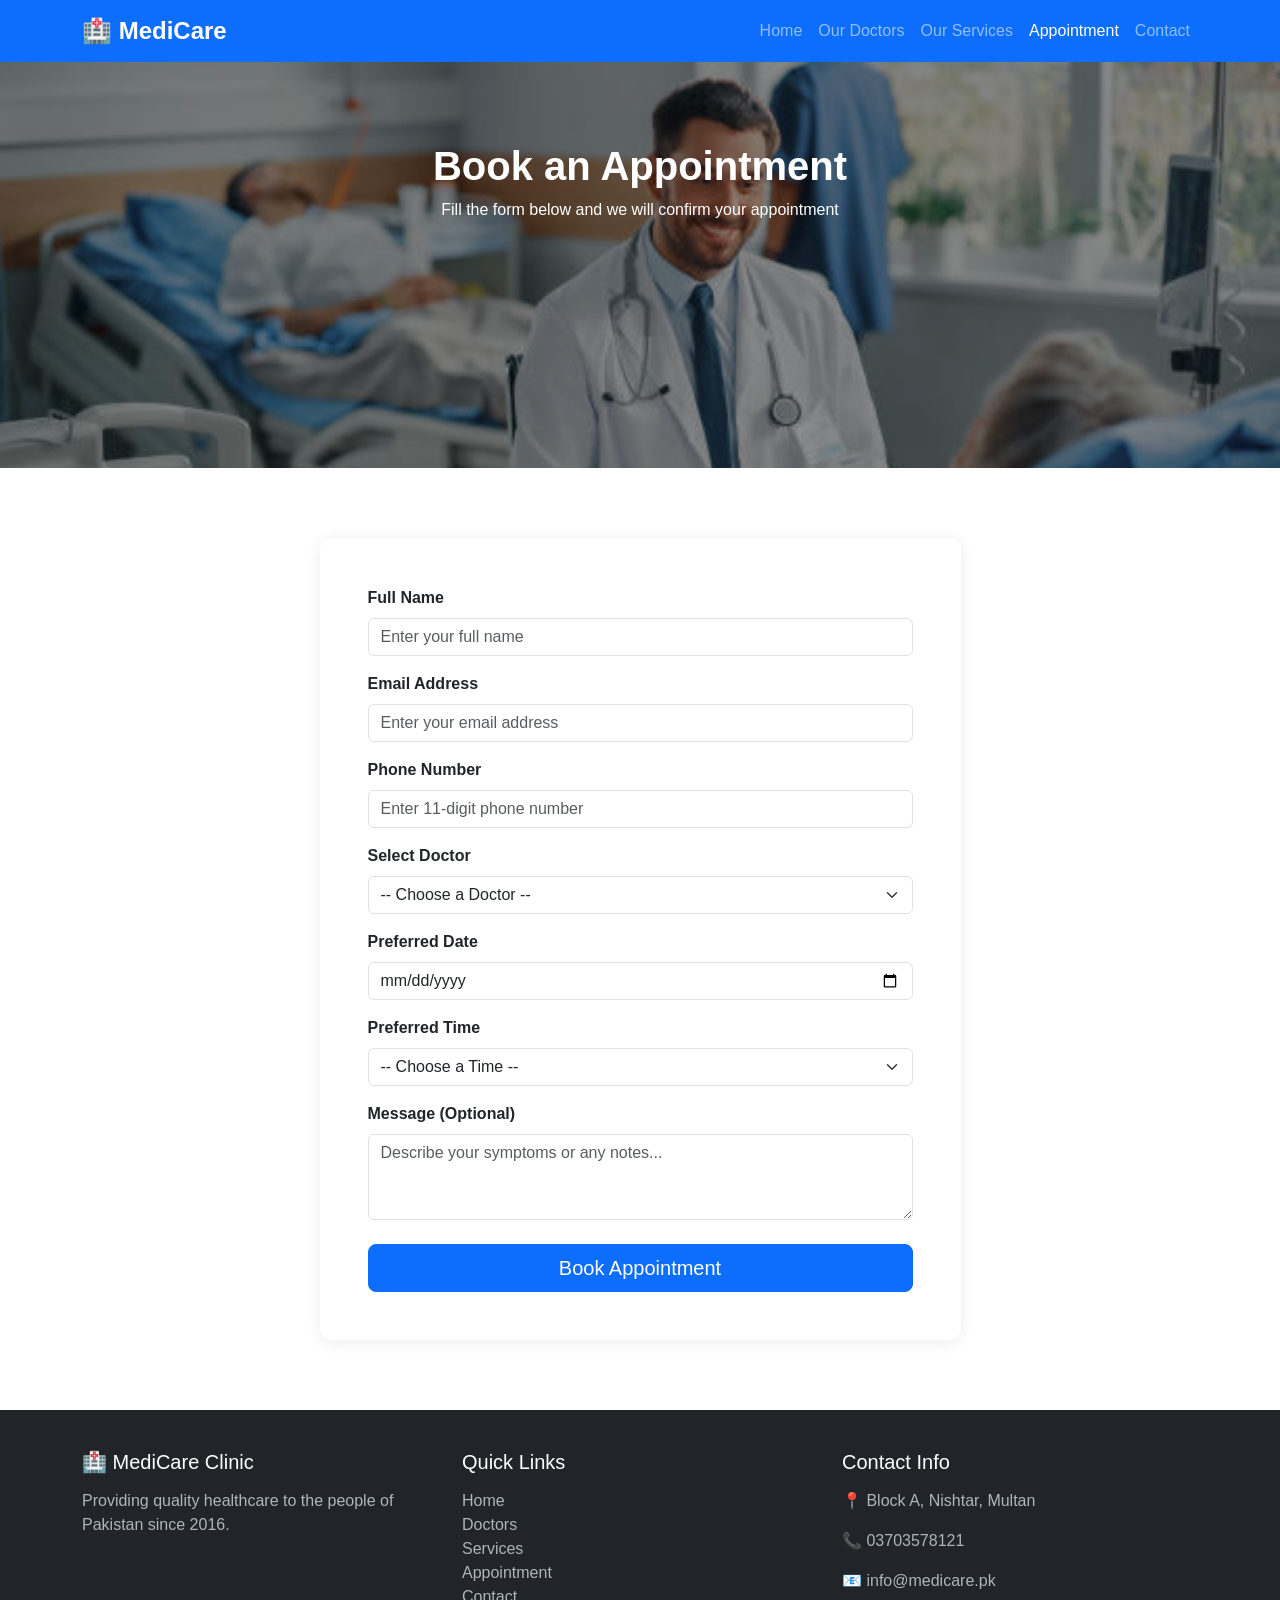
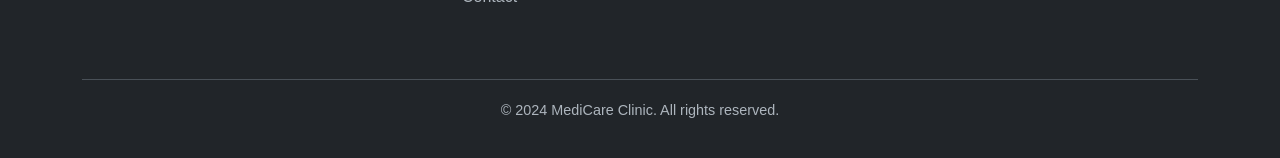
<file: appointment.html>
<!DOCTYPE html>
<html lang="en">
<head>
    <meta charset="UTF-8">
    <meta name="viewport" content="width=device-width, initial-scale=1.0">
    <title>Appointment - MediCare Clinic</title>
    <link href="https://cdn.jsdelivr.net/npm/bootstrap@5.3.0/dist/css/bootstrap.min.css" rel="stylesheet">
    <link rel="stylesheet" href="css/style.css">
</head>
<body>

    <!-- ========== NAVBAR ========== -->
    <nav class="navbar navbar-expand-lg navbar-dark bg-primary" id="mainNavbar">
        <div class="container">
            <a class="navbar-brand fw-bold fs-4" href="homepage.html">🏥 MediCare</a>
            <button class="navbar-toggler" type="button" data-bs-toggle="collapse" data-bs-target="#navMenu">
                <span class="navbar-toggler-icon"></span>
            </button>
            <div class="collapse navbar-collapse" id="navMenu">
                <ul class="navbar-nav ms-auto">
                    <li class="nav-item"><a class="nav-link" href="homepage.html">Home</a></li>
                    <li class="nav-item"><a class="nav-link" href="doctors.html">Our Doctors</a></li>
                    <li class="nav-item"><a class="nav-link" href="services.html">Our Services</a></li>
                    <li class="nav-item"><a class="nav-link active" href="appointment.html">Appointment</a></li>
                    <li class="nav-item"><a class="nav-link" href="contact.html">Contact</a></li>
                </ul>
            </div>
        </div>
    </nav>
    <!-- ========== END NAVBAR ========== -->


    <!-- ========== PAGE HEADER ========== -->
    <div class="page-header" style="background-image: linear-gradient(rgba(0,0,0,0.4), rgba(0,0,0,0.4)), url('images/doctor.jpg');">
        <h1 class="fw-bold">Book an Appointment</h1>
        <p>Fill the form below and we will confirm your appointment</p>
    </div>


    <!-- ========== APPOINTMENT FORM SECTION ========== -->
    <section class="section-padding">
        <div class="container">
            <div class="row justify-content-center">
                <div class="col-md-7">
                    <div class="card p-4 p-md-5">

                        <!-- onsubmit calls validateForm() in main.js -->
                        <!-- event is passed so we can stop page reload -->
                        <form id="appointmentForm" onsubmit="validateForm(event)">

                            <!-- FULL NAME -->
                            <div class="mb-3">
                                <label class="form-label fw-bold">Full Name</label>
                                <input type="text" class="form-control" id="fullName"
                                    placeholder="Enter your full name">
                                <!-- Error div - hidden by default, shown by JS if name empty -->
                                <div class="error-msg" id="nameError">⚠ Please enter your name.</div>
                            </div>

                            <!-- EMAIL -->
                            <div class="mb-3">
                                <label class="form-label fw-bold">Email Address</label>
                                <input type="text" class="form-control" id="email"
                                    placeholder="Enter your email address">
                                <!-- Shown if email has no @ or no dot -->
                                <div class="error-msg" id="emailError">⚠ Please enter a valid email address.</div>
                            </div>

                            <!-- PHONE -->
                            <div class="mb-3">
                                <label class="form-label fw-bold">Phone Number</label>
                                <input type="text" class="form-control" id="phone"
                                    placeholder="Enter 11-digit phone number">
                                <!-- Shown if phone is not exactly 11 digits -->
                                <div class="error-msg" id="phoneError">⚠ Please enter a valid 11-digit phone number.</div>
                            </div>

                            <!-- SELECT DOCTOR -->
                            <div class="mb-3">
                                <label class="form-label fw-bold">Select Doctor</label>
                                <select class="form-select" id="doctor">
                                    <option value="">-- Choose a Doctor --</option>
                                    <option value="dr_ahmed">Dr. Ahmed Khan - Cardiologist</option>
                                    <option value="dr_sara">Dr. Sara Ali - Dentist</option>
                                    <option value="dr_saad">Dr. Saad Malik - General Physician</option>
                                    <option value="dr_ali">Dr. Ali Raza - Cardiologist</option>
                                    <option value="dr_mohsin">Dr. Mohsin Hassan - Dentist</option>
                                    <option value="dr_alia">Dr. Alia Baig - General Physician</option>
                                </select>
                                <!-- Shown if no doctor selected -->
                                <div class="error-msg" id="doctorError">⚠ Please select a doctor.</div>
                            </div>

                            <!-- DATE -->
                            <div class="mb-3">
                                <label class="form-label fw-bold">Preferred Date</label>
                                <input type="date" class="form-control" id="apptDate">
                                <!-- Shown if no date selected -->
                                <div class="error-msg" id="dateError">⚠ Please select a date.</div>
                            </div>

                            <!-- TIME -->
                            <div class="mb-3">
                                <label class="form-label fw-bold">Preferred Time</label>
                                <select class="form-select" id="apptTime">
                                    <option value="">-- Choose a Time --</option>
                                    <option value="09:00">09:00 AM</option>
                                    <option value="10:00">10:00 AM</option>
                                    <option value="11:00">11:00 AM</option>
                                    <option value="12:00">12:00 PM</option>
                                    <option value="14:00">02:00 PM</option>
                                    <option value="15:00">03:00 PM</option>
                                    <option value="16:00">04:00 PM</option>
                                </select>
                                <!-- Shown if no time selected -->
                                <div class="error-msg" id="timeError">⚠ Please select a time.</div>
                            </div>

                            <!-- MESSAGE (optional) -->
                            <div class="mb-4">
                                <label class="form-label fw-bold">Message (Optional)</label>
                                <textarea class="form-control" id="message" rows="3"
                                    placeholder="Describe your symptoms or any notes..."></textarea>
                            </div>

                            <!-- SUBMIT BUTTON -->
                            <button type="submit" class="btn btn-primary btn-lg w-100">
                                Book Appointment
                            </button>

                        </form>

                        <!-- SUCCESS MESSAGE -->
                        <!-- Hidden by default - JavaScript shows this after successful submit -->
                        <!-- Also hides the form above when this appears -->
                        <div class="success-msg" id="successMsg">
                            ✅ Appointment Booked Successfully! We will contact you shortly.
                        </div>

                    </div><!-- end card -->
                </div>
            </div>
        </div>
    </section>
    


    
    <footer>
        <div class="container">
            <div class="row">
                <div class="col-md-4 mb-4">
                    <h5>🏥 MediCare Clinic</h5>
                    <p>Providing quality healthcare to the people of Pakistan since 2016.</p>
                </div>
                <div class="col-md-4 mb-4">
                    <h5>Quick Links</h5>
                    <ul class="list-unstyled">
                        <li><a href="homepage.html">Home</a></li>
                        <li><a href="doctors.html">Doctors</a></li>
                        <li><a href="services.html">Services</a></li>
                        <li><a href="appointment.html">Appointment</a></li>
                        <li><a href="contact.html">Contact</a></li>
                    </ul>
                </div>
                <div class="col-md-4 mb-4">
                    <h5>Contact Info</h5>
                    <p>📍 Block A, Nishtar, Multan</p>
                    <p>📞 03703578121</p>
                    <p>📧 info@medicare.pk</p>
                </div>
            </div>
            <div class="footer-bottom">
                <p>© 2024 MediCare Clinic. All rights reserved.</p>
            </div>
        </div>
    </footer>
    


    <script src="https://cdn.jsdelivr.net/npm/bootstrap@5.3.0/dist/js/bootstrap.bundle.min.js"></script>
    <script src="js/javascript.js"></script>

</body>
</html>
</file>
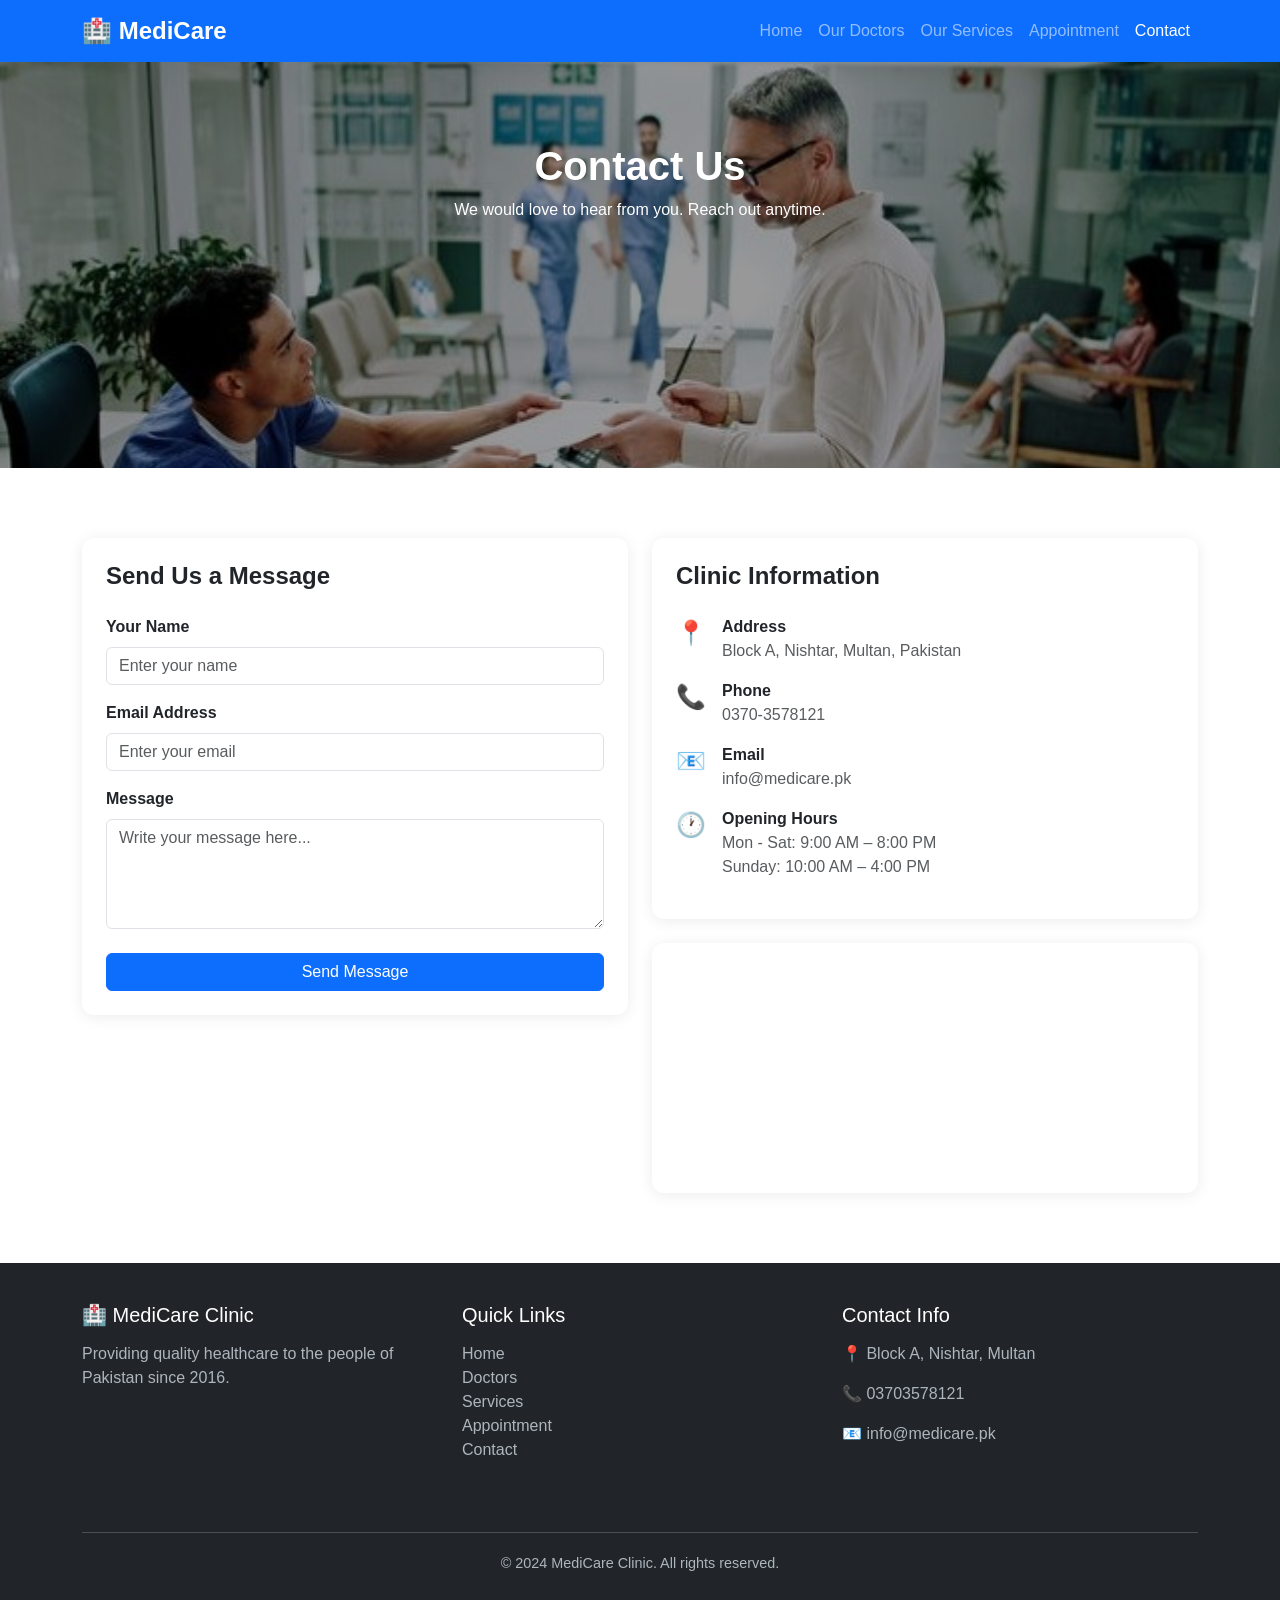
<file: contact.html>
<!DOCTYPE html>
<html lang="en">
<head>
    <meta charset="UTF-8">
    <meta name="viewport" content="width=device-width, initial-scale=1.0">
    <title>Contact - MediCare Clinic</title>
    <link href="https://cdn.jsdelivr.net/npm/bootstrap@5.3.0/dist/css/bootstrap.min.css" rel="stylesheet">
    <link rel="stylesheet" href="css/style.css">
</head>
<body>

    <!-- ========== NAVBAR ========== -->
    <nav class="navbar navbar-expand-lg navbar-dark bg-primary" id="mainNavbar">
        <div class="container">
            <a class="navbar-brand fw-bold fs-4" href="homepage.html">🏥 MediCare</a>
            <button class="navbar-toggler" type="button" data-bs-toggle="collapse" data-bs-target="#navMenu">
                <span class="navbar-toggler-icon"></span>
            </button>
            <div class="collapse navbar-collapse" id="navMenu">
                <ul class="navbar-nav ms-auto">
                    <li class="nav-item"><a class="nav-link" href="homepage.html">Home</a></li>
                    <li class="nav-item"><a class="nav-link" href="doctors.html">Our Doctors</a></li>
                    <li class="nav-item"><a class="nav-link" href="services.html">Our Services</a></li>
                    <li class="nav-item"><a class="nav-link" href="appointment.html">Appointment</a></li>
                    <li class="nav-item"><a class="nav-link active" href="contact.html">Contact</a></li>
                </ul>
            </div>
        </div>
    </nav>
    <!-- ========== END NAVBAR ========== -->


    <!-- ========== PAGE HEADER ========== -->
    <div class="page-header" style="background-image: linear-gradient(rgba(0,0,0,0.4), rgba(0,0,0,0.4)), url('images/frontdesk.jpg');">
        <h1 class="fw-bold">Contact Us</h1>
        <p>We would love to hear from you. Reach out anytime.</p>
    </div>


    <!-- ========== CONTACT SECTION ========== -->
    <section class="section-padding">
        <div class="container">
            <div class="row g-4">

                <!-- LEFT SIDE: Contact Form -->
                <div class="col-md-6">
                    <div class="card p-4">
                        <h4 class="fw-bold mb-4">Send Us a Message</h4>

                        <!-- onsubmit calls sendMessage() in main.js -->
                        <form id="contactForm" onsubmit="sendMessage(event)">

                            <!-- NAME -->
                            <div class="mb-3">
                                <label class="form-label fw-bold">Your Name</label>
                                <input type="text" class="form-control" id="contactName"
                                    placeholder="Enter your name">
                                <!-- Error shown if name is empty -->
                                <div class="error-msg" id="contactNameError">⚠ Please enter your name.</div>
                            </div>

                            <!-- EMAIL -->
                            <div class="mb-3">
                                <label class="form-label fw-bold">Email Address</label>
                                <input type="text" class="form-control" id="contactEmail"
                                    placeholder="Enter your email">
                                <!-- Error shown if email is invalid -->
                                <div class="error-msg" id="contactEmailError">⚠ Please enter a valid email.</div>
                            </div>

                            <!-- MESSAGE -->
                            <div class="mb-4">
                                <label class="form-label fw-bold">Message</label>
                                <textarea class="form-control" id="contactMessage" rows="4"
                                    placeholder="Write your message here..."></textarea>
                                <!-- Error shown if message is empty -->
                                <div class="error-msg" id="contactMessageError">⚠ Please write a message.</div>
                            </div>

                            <!-- SUBMIT BUTTON -->
                            <button type="submit" class="btn btn-primary w-100">Send Message</button>

                        </form>

                        <!-- Success message - hidden by default -->
                        <!-- JavaScript shows this after successful submit -->
                        <div class="success-msg" id="contactSuccessMsg">
                            ✅ Message sent successfully! We will reply soon.
                        </div>

                    </div>
                </div>
                <!-- END LEFT SIDE -->


                <!-- RIGHT SIDE: Clinic Info + Map -->
                <div class="col-md-6">

                    <!-- Clinic Details Card -->
                    <div class="card p-4 mb-4">
                        <h4 class="fw-bold mb-4">Clinic Information</h4>

                        <!-- d-flex puts icon and text side by side -->
                        <div class="d-flex mb-3">
                            <div class="fs-4 me-3">📍</div>
                            <div>
                                <strong>Address</strong>
                                <p class="text-muted mb-0">Block A, Nishtar, Multan, Pakistan</p>
                            </div>
                        </div>

                        <div class="d-flex mb-3">
                            <div class="fs-4 me-3">📞</div>
                            <div>
                                <strong>Phone</strong>
                                <p class="text-muted mb-0">0370-3578121</p>
                            </div>
                        </div>

                        <div class="d-flex mb-3">
                            <div class="fs-4 me-3">📧</div>
                            <div>
                                <strong>Email</strong>
                                <p class="text-muted mb-0">info@medicare.pk</p>
                            </div>
                        </div>

                        <div class="d-flex mb-3">
                            <div class="fs-4 me-3">🕐</div>
                            <div>
                                <strong>Opening Hours</strong>
                                <p class="text-muted mb-0">Mon - Sat: 9:00 AM – 8:00 PM</p>
                                <p class="text-muted mb-0">Sunday: 10:00 AM – 4:00 PM</p>
                            </div>
                        </div>

                    </div>

                    <!-- Google Maps Embed -->
                    <!-- This is an iframe - it shows a live Google Map -->
                    <!-- No JavaScript needed - Google provides this code -->
                    <div class="card overflow-hidden">
                        <iframe
                            src="https://www.google.com/maps/embed?pb=!1m18!1m12!1m3!1d108486.546377!2d71.4015!3d30.1575!2m3!1f0!2f0!3f0!3m2!1i1024!2i768!4f13.1!3m3!1m2!1s0x393b34775cd85fbd%3A0xc7f0c6e4d1f4f4d7!2sMultan%2C%20Punjab%2C%20Pakistan!5e0!3m2!1sen!2s!4v1699100000000!5m2!1sen!2s"
                            width="100%"
                            height="250"
                            style="border:0;"
                            allowfullscreen=""
                            loading="lazy">
                        </iframe>
                    </div>

                </div>
                <!-- END RIGHT SIDE -->

            </div><!-- end row -->
        </div>
    </section>
    <!-- ========== END CONTACT SECTION ========== -->


    <!-- ========== FOOTER ========== -->
    <footer>
        <div class="container">
            <div class="row">
                <div class="col-md-4 mb-4">
                    <h5>🏥 MediCare Clinic</h5>
                    <p>Providing quality healthcare to the people of Pakistan since 2016.</p>
                </div>
                <div class="col-md-4 mb-4">
                    <h5>Quick Links</h5>
                    <ul class="list-unstyled">
                        <li><a href="homepage.html">Home</a></li>
                        <li><a href="doctors.html">Doctors</a></li>
                        <li><a href="services.html">Services</a></li>
                        <li><a href="appointment.html">Appointment</a></li>
                        <li><a href="contact.html">Contact</a></li>
                    </ul>
                </div>
                <div class="col-md-4 mb-4">
                    <h5>Contact Info</h5>
                    <p>📍 Block A, Nishtar, Multan</p>
                    <p>📞 03703578121</p>
                    <p>📧 info@medicare.pk</p>
                </div>
            </div>
            <div class="footer-bottom">
                <p>© 2024 MediCare Clinic. All rights reserved.</p>
            </div>
        </div>
    </footer>
    <!-- ========== END FOOTER ========== -->


    <script src="https://cdn.jsdelivr.net/npm/bootstrap@5.3.0/dist/js/bootstrap.bundle.min.js"></script>
    <script src="js/javascript.js"></script>

</body>
</html>
</file>
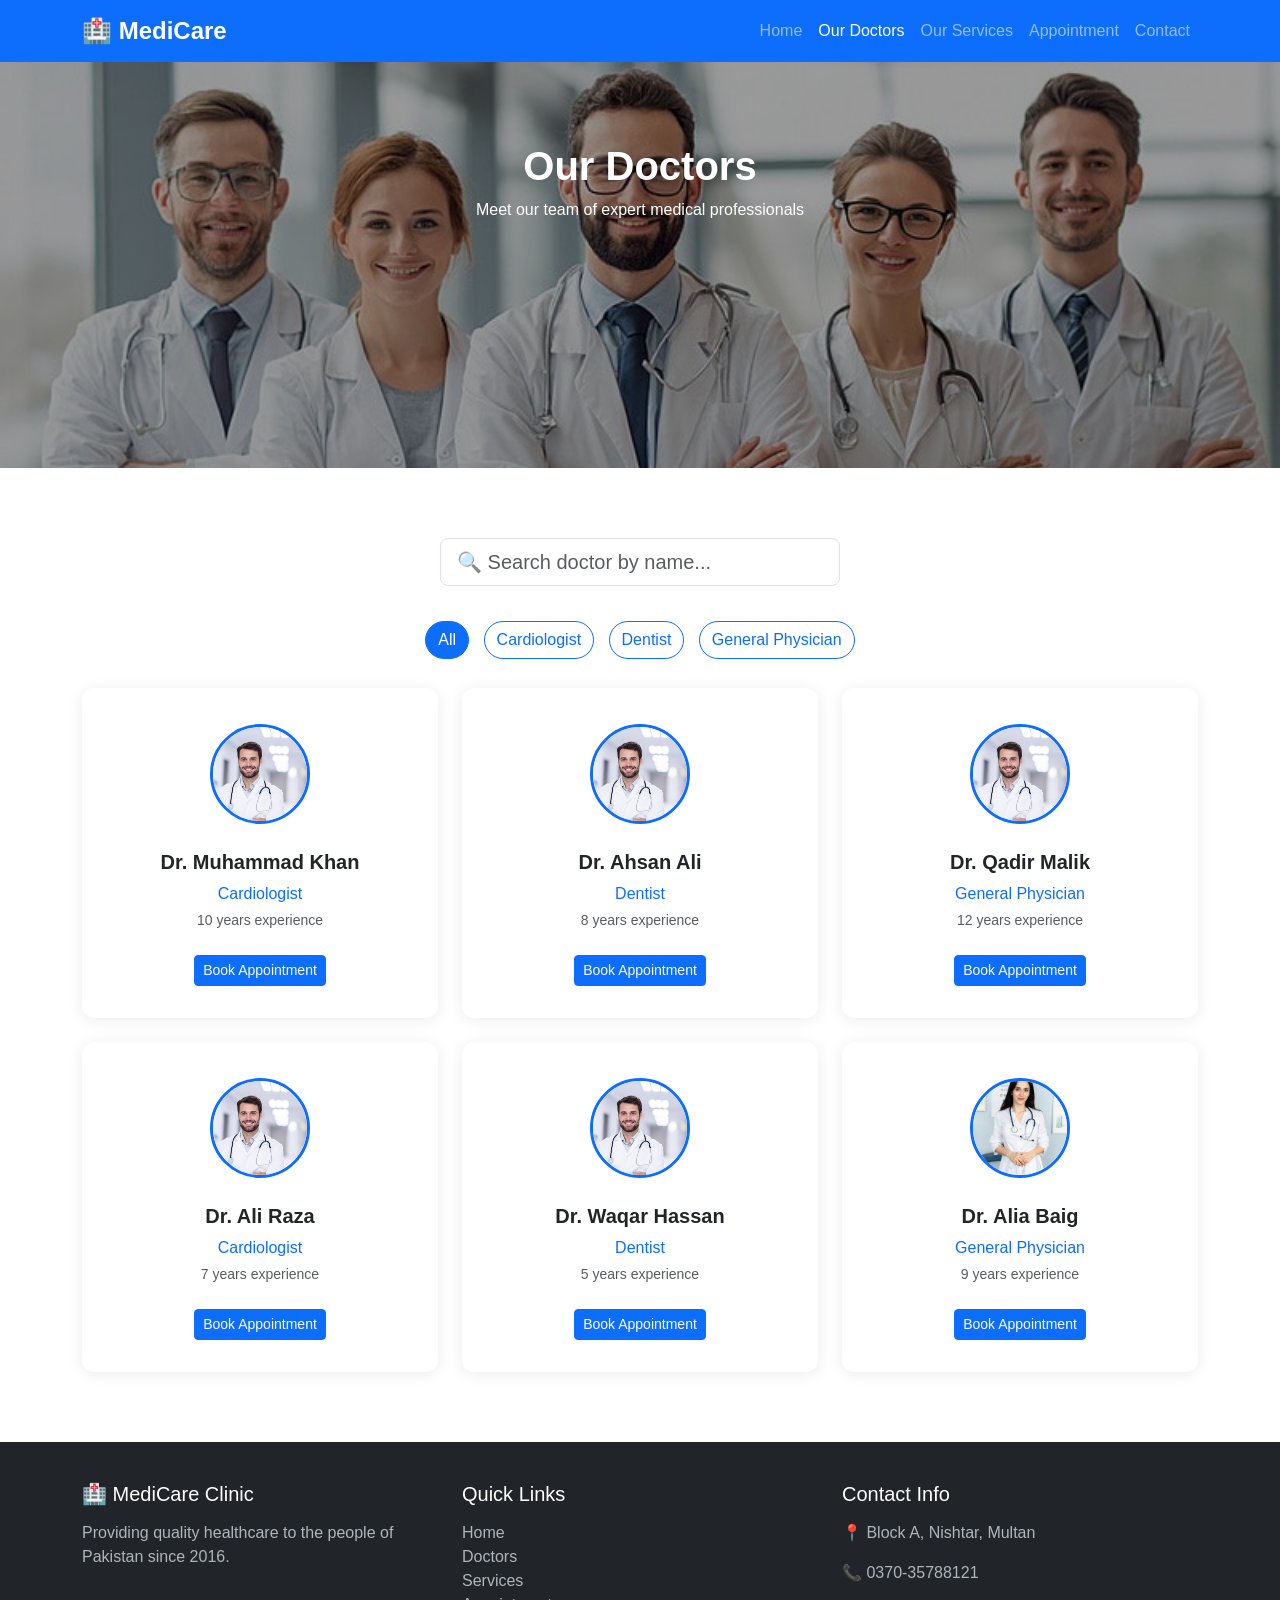
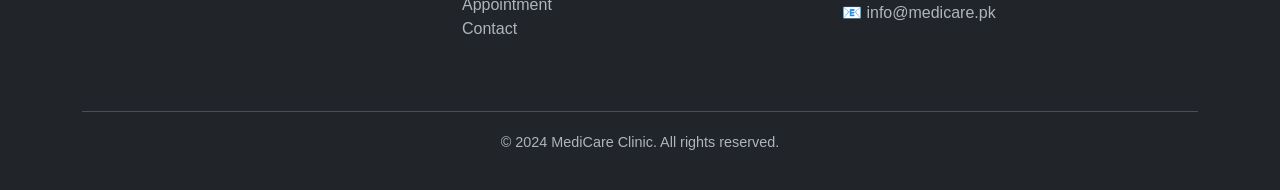
<file: doctors.html>
<!DOCTYPE html>
<html lang="en">
<head>
    <meta charset="UTF-8">
    <meta name="viewport" content="width=device-width, initial-scale=1.0">
    <title>Doctors - MediCare Clinic</title>
    <link href="https://cdn.jsdelivr.net/npm/bootstrap@5.3.0/dist/css/bootstrap.min.css" rel="stylesheet">
    <link rel="stylesheet" href="css/style.css">
</head>
<body>

    <!-- ========== NAVBAR ========== -->
    <nav class="navbar navbar-expand-lg navbar-dark bg-primary" id="mainNavbar">
        <div class="container">
            <a class="navbar-brand fw-bold fs-4" href="homepage.html">🏥 MediCare</a>
            <button class="navbar-toggler" type="button" data-bs-toggle="collapse" data-bs-target="#navMenu">
                <span class="navbar-toggler-icon"></span>
            </button>
            <div class="collapse navbar-collapse" id="navMenu">
                <ul class="navbar-nav ms-auto">
                    <li class="nav-item"><a class="nav-link" href="homepage.html">Home</a></li>
                    <li class="nav-item"><a class="nav-link active" href="doctors.html">Our Doctors</a></li>
                    <li class="nav-item"><a class="nav-link" href="services.html">Our Services</a></li>
                    <li class="nav-item"><a class="nav-link" href="appointment.html">Appointment</a></li>
                    <li class="nav-item"><a class="nav-link" href="contact.html">Contact</a></li>
                </ul>
            </div>
        </div>
    </nav>
   


    <!-- ========== PAGE HEADER ========== -->
    <div class="page-header" style="background-image: linear-gradient(rgba(0,0,0,0.4), rgba(0,0,0,0.4)), url('images/doctors.jpg');">
        <h1 class="fw-bold">Our Doctors</h1>
        <p>Meet our team of expert medical professionals</p>
    </div>
     

    <!-- ========== DOCTORS SECTION ========== -->
    <section class="section-padding">
        <div class="container">

            <!-- SEARCH BAR -->
            <!-- User types here, JavaScript filters cards in real time -->
            <div class="search-box">
                <input type="text" id="searchInput" class="form-control form-control-lg"
                    placeholder="🔍 Search doctor by name...">
            </div>

            <!-- FILTER BUTTONS -->
            <!-- data-filter value is read by JavaScript to decide which cards to show -->
            <div class="text-center mb-4">
                <button class="btn btn-outline-primary filter-btn active" data-filter="all">All</button>
                <button class="btn btn-outline-primary filter-btn" data-filter="cardiologist">Cardiologist</button>
                <button class="btn btn-outline-primary filter-btn" data-filter="dentist">Dentist</button>
                <button class="btn btn-outline-primary filter-btn" data-filter="general">General Physician</button>
            </div>

            <!-- DOCTOR CARDS -->
            <!-- id="doctorsContainer" is used by JavaScript to find all cards inside -->
            <!-- data-specialty is used for filter buttons -->
            <!-- data-name is used for the search bar -->
            <div class="row g-4" id="doctorsContainer">

                <!-- Doctor 1 -->
                <div class="col-md-4" data-specialty="cardiologist" data-name="dr Muhammad khan">
                    <div class="card text-center doctor-card p-3">
                       <img src="images/male.jpg" class="doctor-img" alt="">
                        <div class="card-body">
                            <h5 class="fw-bold">Dr. Muhammad Khan</h5>
                            <p class="text-primary mb-1">Cardiologist</p>
                            <p class="text-muted small">10 years experience</p>
                                <a href="appointment.html" class="btn btn-sm btn-primary mt-2">Book Appointment</a>
                        </div>
                    </div>
                </div>

                <!-- Doctor 2 -->
                <div class="col-md-4" data-specialty="dentist" data-name="dr Ahsan ali">
                    <div class="card text-center doctor-card p-3">
                       <img src="images/male.jpg" class="doctor-img" alt="Image">
                        <div class="card-body">
                            <h5 class="fw-bold">Dr. Ahsan Ali</h5>
                            <p class="text-primary mb-1">Dentist</p>
                            <p class="text-muted small">8 years experience</p>
                            <a href="appointment.html" class="btn btn-sm btn-primary mt-2">Book Appointment</a>
                        </div>
                    </div>
                </div>

                <!-- Doctor 3 -->
                <div class="col-md-4" data-specialty="general" data-name="dr Qadir malik">
                    <div class="card text-center doctor-card p-3">
                        <img src="images/male.jpg" class="doctor-img" alt="">
                        <div class="card-body">
                            <h5 class="fw-bold">Dr. Qadir Malik</h5>
                            <p class="text-primary mb-1">General Physician</p>
                            <p class="text-muted small">12 years experience</p>
                            <a href="appointment.html" class="btn btn-sm btn-primary mt-2">Book Appointment</a>
                        </div>
                    </div>
                </div>

                <!-- Doctor 4 -->
                <div class="col-md-4" data-specialty="cardiologist" data-name="dr Ali raza">
                    <div class="card text-center doctor-card p-3">
                        <img src="images/male.jpg" class="doctor-img" alt="">
                        <div class="card-body">
                            <h5 class="fw-bold">Dr. Ali Raza</h5>
                            <p class="text-primary mb-1">Cardiologist</p>
                            <p class="text-muted small">7 years experience</p>
                            <a href="appointment.html" class="btn btn-sm btn-primary mt-2">Book Appointment</a>
                        </div>
                    </div>
                </div>

                <!-- Doctor 5 -->
                <div class="col-md-4" data-specialty="dentist" data-name="dr Waqar hassan">
                    <div class="card text-center doctor-card p-3">
                        <img src="images/male.jpg" class="doctor-img" alt="">
                        <div class="card-body">
                            <h5 class="fw-bold">Dr. Waqar Hassan</h5>
                            <p class="text-primary mb-1">Dentist</p>
                            <p class="text-muted small">5 years experience</p>
                            <a href="appointment.html" class="btn btn-sm btn-primary mt-2">Book Appointment</a>
                        </div>
                    </div>
                </div>

                <!-- Doctor 6 -->
                <div class="col-md-4" data-specialty="general" data-name="dr Alia baig">
                    <div class="card text-center doctor-card p-3">
                       <img src="images/female.jpg" class="doctor-img" alt="">
                        <div class="card-body">
                            <h5 class="fw-bold">Dr. Alia Baig</h5>
                            <p class="text-primary mb-1">General Physician</p>
                            <p class="text-muted small">9 years experience</p>
                            <a href="appointment.html" class="btn btn-sm btn-primary mt-2">Book Appointment</a>
                        </div>
                    </div>
                </div>

            </div><!-- end row -->

        </div>
    </section>
    <!-- ========== END DOCTORS SECTION ========== -->


    <!-- ========== FOOTER ========== -->
    <footer>
        <div class="container">
            <div class="row">
                <div class="col-md-4 mb-4">
                    <h5>🏥 MediCare Clinic</h5>
                    <p>Providing quality healthcare to the people of Pakistan since 2016.</p>
                </div>
                <div class="col-md-4 mb-4">
                    <h5>Quick Links</h5>
                    <ul class="list-unstyled">
                        <li><a href="homepage.html">Home</a></li>
                        <li><a href="doctors.html">Doctors</a></li>
                        <li><a href="services.html">Services</a></li>
                        <li><a href="appointment.html">Appointment</a></li>
                        <li><a href="contact.html">Contact</a></li>
                    </ul>
                </div>
                <div class="col-md-4 mb-4">
                    <h5>Contact Info</h5>
                    <p>📍 Block A, Nishtar, Multan</p>
                    <p>📞 0370-35788121</p>
                    <p>📧 info@medicare.pk</p>
                </div>
            </div>
            <div class="footer-bottom">
                <p>© 2024 MediCare Clinic. All rights reserved.</p>
            </div>
        </div>
    </footer>
    <!-- ========== END FOOTER ========== -->


    <script src="https://cdn.jsdelivr.net/npm/bootstrap@5.3.0/dist/js/bootstrap.bundle.min.js"></script>
    <script src="js/javascript.js"></script>

</body>
</html>
</file>
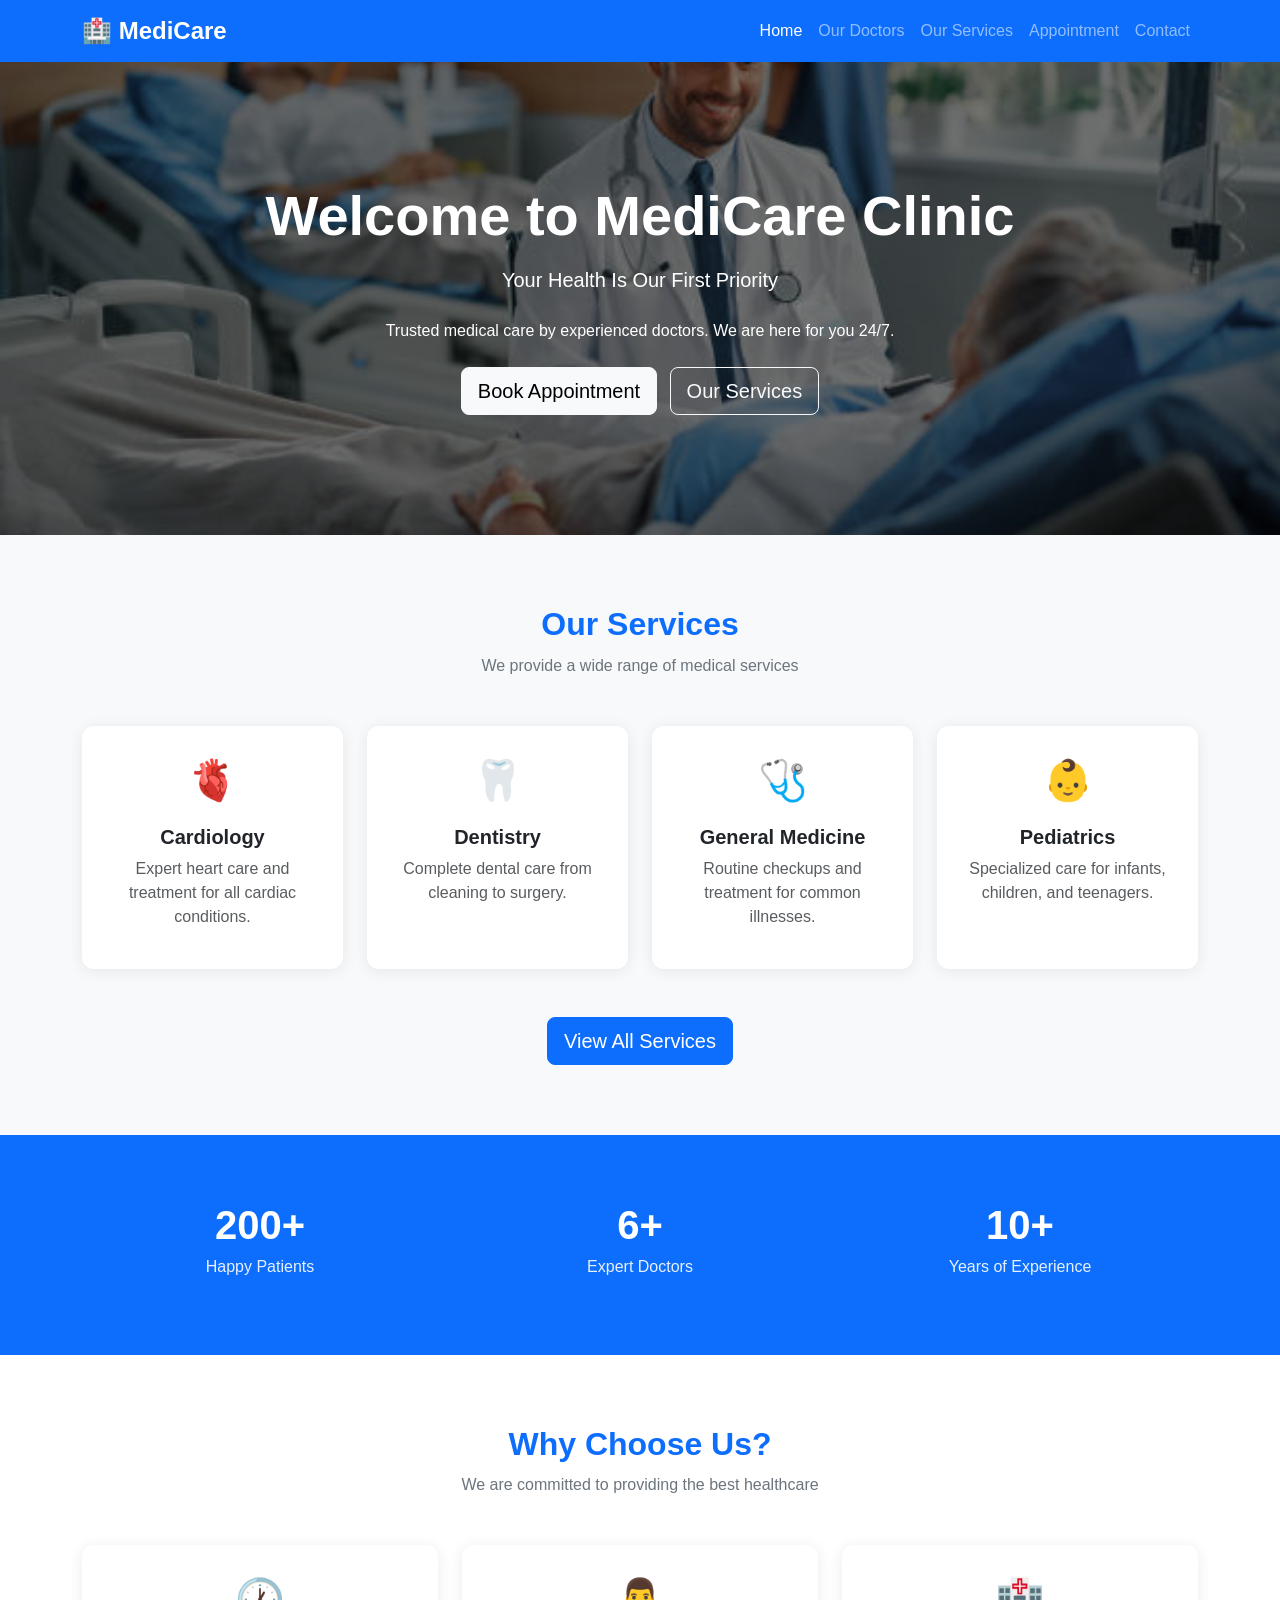
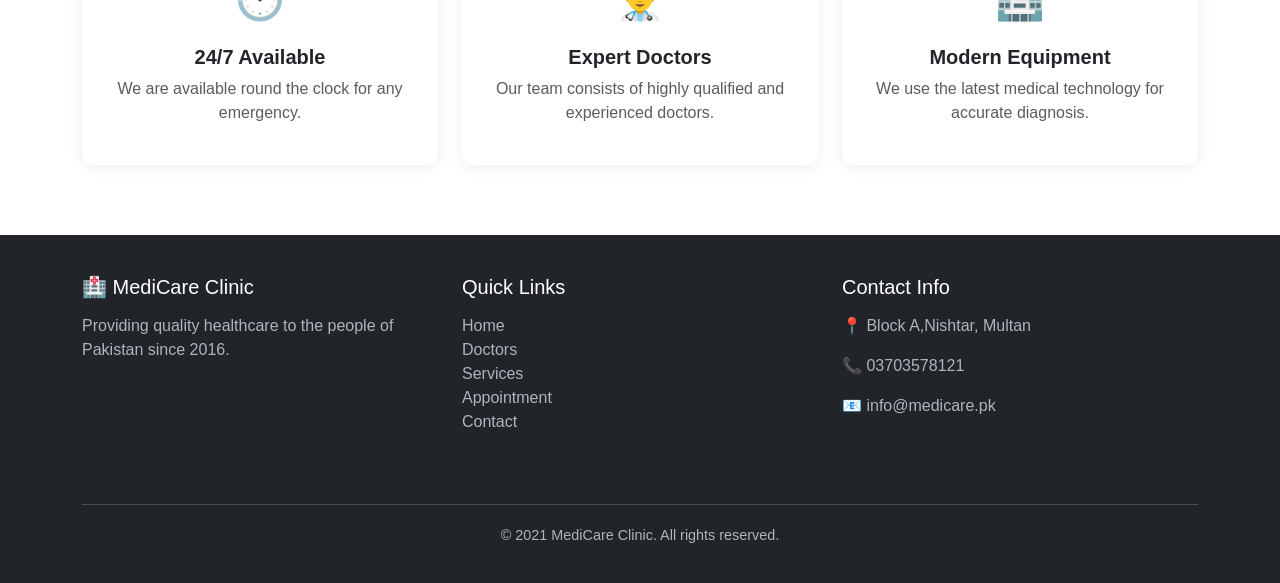
<file: homepage.html>
<!DOCTYPE html>
<html lang="en">
<head>
    <meta charset="UTF-8">
    <meta name="viewport" content="width=device-width, initial-scale=1.0">
    <title>MediCare Clinic - Home</title>

    <!-- Bootstrap CSS - gives us ready-made styles -->
    <link href="https://cdn.jsdelivr.net/npm/bootstrap@5.3.0/dist/css/bootstrap.min.css" rel="stylesheet">

    <!-- Our own CSS file -->
    <link rel="stylesheet" href="css/style.css">
</head>
<body>

<!-- NAVBAR -->
    <nav class="navbar navbar-expand-lg navbar-dark bg-primary" id="mainNavbar">
        <div class="container">

            <!-- Clinic name on the left -->
            <a class="navbar-brand fw-bold fs-4" href="homepage.html">🏥 MediCare</a>

            <!-- Hamburger button - only appears on mobile -->
            <button class="navbar-toggler" type="button" data-bs-toggle="collapse" data-bs-target="#navMenu">
                <span class="navbar-toggler-icon"></span>
            </button>

            <!-- Navigation links -->
            <div class="collapse navbar-collapse" id="navMenu">
                <ul class="navbar-nav ms-auto">
                    <li class="nav-item"><a class="nav-link active" href="homepage.html">Home</a></li>
                    <li class="nav-item"><a class="nav-link" href="doctors.html">Our Doctors</a></li>
                    <li class="nav-item"><a class="nav-link" href="services.html">Our Services</a></li>
                    <li class="nav-item"><a class="nav-link" href="appointment.html">Appointment</a></li>
                    <li class="nav-item"><a class="nav-link" href="contact.html">Contact</a></li>
                </ul>
            </div>

        </div>
    </nav>


<!-- Hero Section -->
    <section class="hero-section text-center" style="background: linear-gradient(rgba(0,0,0,0.5), rgba(0,0,0,0.5)), url('images/doctor.jpg') center/cover no-repeat;">
        <div class="container">
            <h1 class="display-4 fw-bold mb-3">Welcome to MediCare Clinic</h1>
            <p class="lead mb-4">Your Health Is Our First Priority</p>
            <p class="mb-4">Trusted medical care by experienced doctors. We are here for you 24/7.</p>
            <a href="appointment.html" class="btn btn-light btn-lg me-2">Book Appointment</a>
            <a href="services.html" class="btn btn-outline-light btn-lg">Our Services</a>
        </div>
    </section>

<!-- Services Overview -->
    <section class="section-padding bg-light">
        <div class="container">

            <div class="text-center mb-5">
                <h2 class="section-title">Our Services</h2>
                <p class="section-subtitle">We provide a wide range of medical services</p>
            </div>

            <!-- row + col-md-3 = 4 cards side by side on desktop, stacked on mobile -->
            <div class="row g-4">

                <div class="col-md-3 col-sm-6">
                    <div class="card text-center p-4 h-100">
                        <div class="service-icon">🫀</div>
                        <h5 class="fw-bold">Cardiology</h5>
                        <p class="text-muted">Expert heart care and treatment for all cardiac conditions.</p>
                    </div>
                </div>

                <div class="col-md-3 col-sm-6">
                    <div class="card text-center p-4 h-100">
                        <div class="service-icon">🦷</div>
                        <h5 class="fw-bold">Dentistry</h5>
                        <p class="text-muted">Complete dental care from cleaning to surgery.</p>
                    </div>
                </div>

                <div class="col-md-3 col-sm-6">
                    <div class="card text-center p-4 h-100">
                        <div class="service-icon">🩺</div>
                        <h5 class="fw-bold">General Medicine</h5>
                        <p class="text-muted">Routine checkups and treatment for common illnesses.</p>
                    </div>
                </div>

                <div class="col-md-3 col-sm-6">
                    <div class="card text-center p-4 h-100">
                        <div class="service-icon">👶</div>
                        <h5 class="fw-bold">Pediatrics</h5>
                        <p class="text-muted">Specialized care for infants, children, and teenagers.</p>
                    </div>
                </div>

            </div>

            <div class="text-center mt-5">
                <a href="services.html" class="btn btn-primary btn-lg">View All Services</a>
            </div>

        </div>
    </section>


<!-- Stats Section -->
    <section class="stats-section text-center">
        <div class="container">
            <div class="row">

                <div class="col-md-4 mb-3">
                    <div class="stat-number" id="patients">200+</div>
                    <div class="stat-label">Happy Patients</div>
                </div>

                <div class="col-md-4 mb-3">
                    <div class="stat-number" id="doctors">6+</div>
                    <div class="stat-label">Expert Doctors</div>
                </div>

                <div class="col-md-4 mb-3">
                    <div class="stat-number" id="years">10+</div>
                    <div class="stat-label">Years of Experience</div>
                </div>

            </div>
        </div>
    </section>

<!-- why chsoose us Section -->

    <section class="section-padding">
        <div class="container">

            <div class="text-center mb-5">
                <h2 class="section-title">Why Choose Us?</h2>
                <p class="section-subtitle">We are committed to providing the best healthcare</p>
            </div>

            <div class="row g-4">

                <div class="col-md-4">
                    <div class="card p-4 text-center h-100">
                        <div class="fs-1 mb-3">🕐</div>
                        <h5 class="fw-bold">24/7 Available</h5>
                        <p class="text-muted">We are available round the clock for any emergency.</p>
                    </div>
                </div>

                <div class="col-md-4">
                    <div class="card p-4 text-center h-100">
                        <div class="fs-1 mb-3">👨‍⚕️</div>
                        <h5 class="fw-bold">Expert Doctors</h5>
                        <p class="text-muted">Our team consists of highly qualified and experienced doctors.</p>
                    </div>
                </div>

                <div class="col-md-4">
                    <div class="card p-4 text-center h-100">
                        <div class="fs-1 mb-3">🏥</div>
                        <h5 class="fw-bold">Modern Equipment</h5>
                        <p class="text-muted">We use the latest medical technology for accurate diagnosis.</p>
                    </div>
                </div>

            </div>
        </div>
    </section>


<!-- Footer -->
    <footer>
        <div class="container">
            <div class="row">

                <div class="col-md-4 mb-4">
                    <h5>🏥 MediCare Clinic</h5>
                    <p>Providing quality healthcare to the people of Pakistan since 2016.</p>
                </div>

                <div class="col-md-4 mb-4">
                    <h5>Quick Links</h5>
                    <ul class="list-unstyled">
                        <li><a href="homepage.html">Home</a></li>
                        <li><a href="doctors.html">Doctors</a></li>
                        <li><a href="services.html">Services</a></li>
                        <li><a href="appointment.html">Appointment</a></li>
                        <li><a href="contact.html">Contact</a></li>
                    </ul>
                </div>

                <div class="col-md-4 mb-4">
                    <h5>Contact Info</h5>
                    <p>📍 Block A,Nishtar, Multan</p>
                    <p>📞 03703578121</p>
                    <p>📧 info@medicare.pk</p>
                </div>

            </div>
            <div class="footer-bottom">
                <p>© 2021 MediCare Clinic. All rights reserved.</p>
            </div>
        </div>
    </footer>


    <!-- Bootstrap js-->
    <script src="https://cdn.jsdelivr.net/npm/bootstrap@5.3.0/dist/js/bootstrap.bundle.min.js"></script>

    <!--  js file -->
    <script src="js/javascript.js"></script>

</body>
</html>
</file>
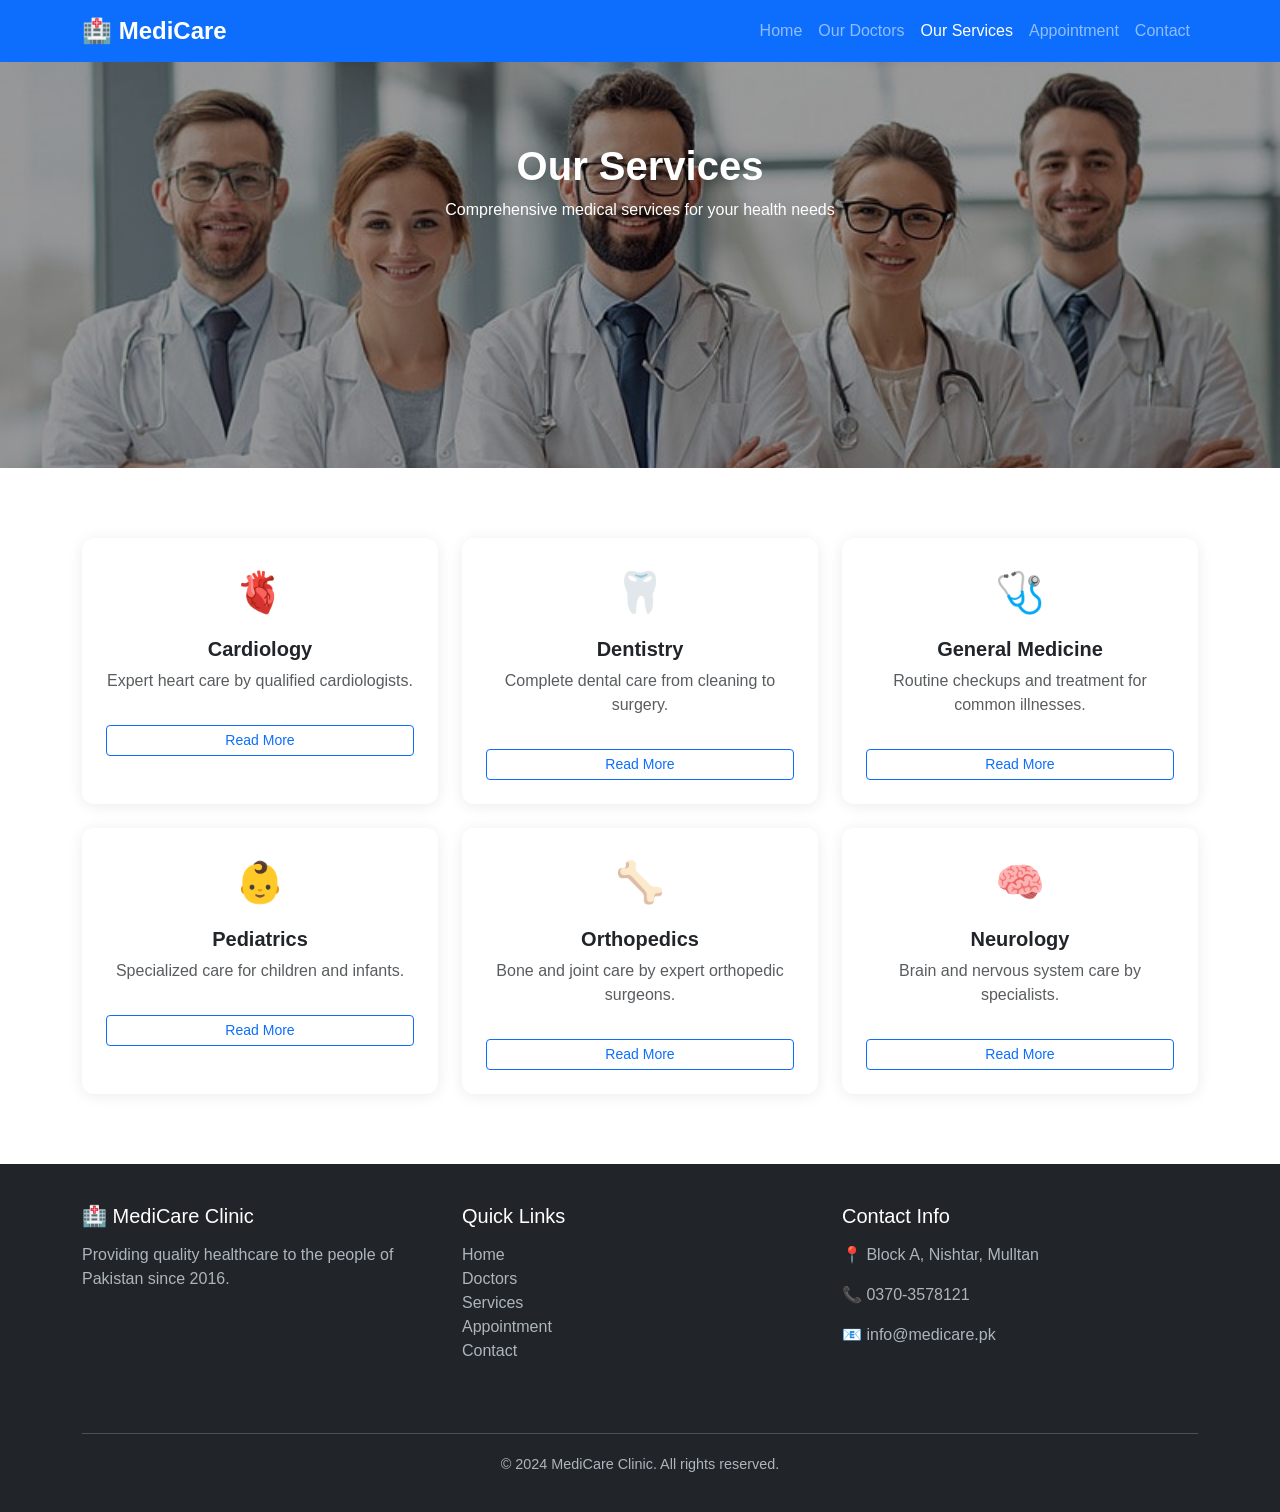
<file: services.html>
<!DOCTYPE html>
<html lang="en">
<head>
    <meta charset="UTF-8">
    <meta name="viewport" content="width=device-width, initial-scale=1.0">
    <title>Services - MediCare Clinic</title>
    <link href="https://cdn.jsdelivr.net/npm/bootstrap@5.3.0/dist/css/bootstrap.min.css" rel="stylesheet">
    <link rel="stylesheet" href="css/style.css">
</head>
<body>

    <!-- ========== NAVBAR ========== -->
    <nav class="navbar navbar-expand-lg navbar-dark bg-primary" id="mainNavbar">
        <div class="container">
            <a class="navbar-brand fw-bold fs-4" href="homepage.html">🏥 MediCare</a>
            <button class="navbar-toggler" type="button" data-bs-toggle="collapse" data-bs-target="#navMenu">
                <span class="navbar-toggler-icon"></span>
            </button>
            <div class="collapse navbar-collapse" id="navMenu">
                <ul class="navbar-nav ms-auto">
                    <li class="nav-item"><a class="nav-link" href="homepage.html">Home</a></li>
                    <li class="nav-item"><a class="nav-link" href="doctors.html">Our Doctors</a></li>
                    <li class="nav-item"><a class="nav-link active" href="services.html">Our Services</a></li>
                    <li class="nav-item"><a class="nav-link" href="appointment.html">Appointment</a></li>
                    <li class="nav-item"><a class="nav-link" href="contact.html">Contact</a></li>
                </ul>
            </div>
        </div>
    </nav>
    <!-- ========== END NAVBAR ========== -->


    <!-- ========== PAGE HEADER ========== -->
    <div class="page-header" style="background-image: linear-gradient(rgba(0,0,0,0.4), rgba(0,0,0,0.4)), url('images/doctors.jpg');">
        <h1 class="fw-bold">Our Services</h1>
        <p>Comprehensive medical services for your health needs</p>
    </div>


    <!-- ========== SERVICES SECTION ========== -->
    <section class="section-padding">
        <div class="container">

            <div class="row g-4">

                <!-- Service Card 1 -->
                <div class="col-md-4">
                    <div class="card p-4 text-center h-100">
                        <div class="service-icon">🫀</div>
                        <h5 class="fw-bold">Cardiology</h5>
                        <p class="text-muted">Expert heart care by qualified cardiologists.</p>

                        <!-- Hidden extra text - shown when Read More is clicked -->
                        <!-- id="extra1" is passed to toggleReadMore() in JavaScript -->
                        <div class="extra-info" id="extra1">
                            We offer ECG, stress tests, echocardiography, and full cardiac
                            checkups. Our cardiologists treat all heart conditions with
                            modern equipment.
                        </div>

                        <!-- onclick calls toggleReadMore() function in main.js -->
                        <!-- 'extra1' tells the function which div to show/hide -->
                        <!-- 'this' passes the button itself so we can change its text -->
                        <button class="btn btn-outline-primary btn-sm mt-3"
                            onclick="toggleReadMore('extra1', this)">Read More</button>
                    </div>
                </div>

                <!-- Service Card 2 -->
                <div class="col-md-4">
                    <div class="card p-4 text-center h-100">
                        <div class="service-icon">🦷</div>
                        <h5 class="fw-bold">Dentistry</h5>
                        <p class="text-muted">Complete dental care from cleaning to surgery.</p>

                        <div class="extra-info" id="extra2">
                            Services include tooth cleaning, fillings, extractions, braces,
                            root canal treatment, and dental implants by expert dentists.
                        </div>

                        <button class="btn btn-outline-primary btn-sm mt-3"
                            onclick="toggleReadMore('extra2', this)">Read More</button>
                    </div>
                </div>

                <!-- Service Card 3 -->
                <div class="col-md-4">
                    <div class="card p-4 text-center h-100">
                        <div class="service-icon">🩺</div>
                        <h5 class="fw-bold">General Medicine</h5>
                        <p class="text-muted">Routine checkups and treatment for common illnesses.</p>

                        <div class="extra-info" id="extra3">
                            Covers fever, flu, infections, diabetes management, blood pressure
                            monitoring, and general health checkups for all age groups.
                        </div>

                        <button class="btn btn-outline-primary btn-sm mt-3"
                            onclick="toggleReadMore('extra3', this)">Read More</button>
                    </div>
                </div>

                <!-- Service Card 4 -->
                <div class="col-md-4">
                    <div class="card p-4 text-center h-100">
                        <div class="service-icon">👶</div>
                        <h5 class="fw-bold">Pediatrics</h5>
                        <p class="text-muted">Specialized care for children and infants.</p>

                        <div class="extra-info" id="extra4">
                            Complete child healthcare including vaccinations, growth monitoring,
                            nutrition guidance, and treatment of childhood diseases.
                        </div>

                        <button class="btn btn-outline-primary btn-sm mt-3"
                            onclick="toggleReadMore('extra4', this)">Read More</button>
                    </div>
                </div>

                <!-- Service Card 5 -->
                <div class="col-md-4">
                    <div class="card p-4 text-center h-100">
                        <div class="service-icon">🦴</div>
                        <h5 class="fw-bold">Orthopedics</h5>
                        <p class="text-muted">Bone and joint care by expert orthopedic surgeons.</p>

                        <div class="extra-info" id="extra5">
                            Treatment for fractures, arthritis, back pain, sports injuries,
                            and joint replacement surgeries using latest techniques.
                        </div>

                        <button class="btn btn-outline-primary btn-sm mt-3"
                            onclick="toggleReadMore('extra5', this)">Read More</button>
                    </div>
                </div>

                <!-- Service Card 6 -->
                <div class="col-md-4">
                    <div class="card p-4 text-center h-100">
                        <div class="service-icon">🧠</div>
                        <h5 class="fw-bold">Neurology</h5>
                        <p class="text-muted">Brain and nervous system care by specialists.</p>

                        <div class="extra-info" id="extra6">
                            Diagnosis and treatment of migraines, epilepsy, stroke,
                            Parkinson's, and other neurological disorders using
                            advanced diagnostics.
                        </div>

                        <button class="btn btn-outline-primary btn-sm mt-3"
                            onclick="toggleReadMore('extra6', this)">Read More</button>
                    </div>
                </div>

            </div><!-- end row -->

        </div>
    </section>
    <!-- ========== END SERVICES SECTION ========== -->


    <!-- ========== FOOTER ========== -->
    <footer>
        <div class="container">
            <div class="row">
                <div class="col-md-4 mb-4">
                    <h5>🏥 MediCare Clinic</h5>
                    <p>Providing quality healthcare to the people of Pakistan since 2016.</p>
                </div>
                <div class="col-md-4 mb-4">
                    <h5>Quick Links</h5>
                    <ul class="list-unstyled">
                        <li><a href="homepage.html">Home</a></li>
                        <li><a href="doctors.html">Doctors</a></li>
                        <li><a href="services.html">Services</a></li>
                        <li><a href="appointment.html">Appointment</a></li>
                        <li><a href="contact.html">Contact</a></li>
                    </ul>
                </div>
                <div class="col-md-4 mb-4">
                    <h5>Contact Info</h5>
                    <p>📍 Block A, Nishtar, Mulltan</p>
                    <p>📞 0370-3578121</p>
                    <p>📧 info@medicare.pk</p>
                </div>
            </div>
            <div class="footer-bottom">
                <p>© 2024 MediCare Clinic. All rights reserved.</p>
            </div>
        </div>
    </footer>
    <!-- ========== END FOOTER ========== -->


    <script src="https://cdn.jsdelivr.net/npm/bootstrap@5.3.0/dist/js/bootstrap.bundle.min.js"></script>
    <script src="js/javascript.js"></script>

</body>
</html>
</file>
<file: css/style.css>
body {
    font-family: 'Segoe UI', sans-serif;
    color: #212529;
    background-color: #ffffff;
}

/* Smooth scrolling for whole page */
html {
    scroll-behavior: smooth;
}

/* ---------- NAVBAR ---------- */
.navbar {
    transition: background-color 0.3s ease, box-shadow 0.3s ease;
}

/* This class is added by JavaScript when user scrolls down */
.navbar-scrolled {
    background-color: #ffffff !important;
    box-shadow: 0 2px 10px rgba(0, 0, 0, 0.1);
}

/* When navbar scrolled, make links dark so visible on white background */
.navbar-scrolled .nav-link,
.navbar-scrolled .navbar-brand {
    color: #0d6efd !important;
}

/* ---------- HERO SECTION ---------- */
.hero-section {
    background: linear-gradient(135deg, #0d6efd, #0a58ca);
    padding: 120px 20px;
    color: white;
}

/* ---------- SECTION PADDING ---------- */
.section-padding {
    padding: 70px 20px;
}

.section-title {
    font-size: 2rem;
    font-weight: 700;
    margin-bottom: 10px;
    color: #0d6efd;
}

.section-subtitle {
    color: #6c757d;
    margin-bottom: 40px;
}

/* ---------- CARDS ---------- */
.card {
    border: none;
    box-shadow: 0 2px 15px rgba(0, 0, 0, 0.08);
    transition: transform 0.3s ease, box-shadow 0.3s ease;
    border-radius: 12px;
}

/* Card lifts up when hovered */
.card:hover {
    transform: translateY(-5px);
    box-shadow: 0 8px 25px rgba(0, 0, 0, 0.15);
}

/* ---------- STATS SECTION ---------- */
.stats-section {
    background-color: #0d6efd;
    padding: 60px 20px;
    color: white;
}

.stat-number {
    font-size: 2.5rem;
    font-weight: 700;
}

.stat-label {
    font-size: 1rem;
    opacity: 0.9;
}

/* ---------- SERVICE CARDS ---------- */
.service-icon {
    font-size: 2.5rem;
    margin-bottom: 15px;
}

/* Hidden text shown by Read More button */
.extra-info {
    display: none;
    margin-top: 10px;
    color: #6c757d;
    font-size: 0.9rem;
}

/* ---------- DOCTOR CARDS ---------- */
.doctor-card img {
    width: 100px;
    height: 100px;
    border-radius: 50%;
    object-fit: cover;
    margin: 20px auto 10px;
    display: block;
    border: 3px solid #0d6efd;
}

.filter-btn {
    margin: 5px;
    border-radius: 20px;
}

.filter-btn.active {
    background-color: #0d6efd;
    color: white;
}

/* ---------- FORMS ---------- */
.form-control:focus {
    border-color: #0d6efd;
    box-shadow: 0 0 0 0.2rem rgba(13, 110, 253, 0.15);
}

/* Red error message under fields */
.error-msg {
    color: red;
    font-size: 0.85rem;
    margin-top: 4px;
    display: none;
}

/* Green success message after submit */
.success-msg {
    background-color: #d1e7dd;
    color: #0f5132;
    padding: 15px;
    border-radius: 8px;
    text-align: center;
    display: none;
    margin-top: 20px;
    font-weight: 600;
}

/* ---------- FOOTER ---------- */
footer {
    background-color: #212529;
    color: #adb5bd;
    padding: 40px 20px 20px;
}

footer h5 {
    color: #ffffff;
    margin-bottom: 15px;
}

footer a {
    color: #adb5bd;
    text-decoration: none;
}

footer a:hover {
    color: #ffffff;
}

.footer-bottom {
    border-top: 1px solid #495057;
    padding-top: 20px;
    margin-top: 30px;
    text-align: center;
    font-size: 0.9rem;
}

/* ---------- PAGE HEADER (top of inner pages) ---------- */
.page-header {
  background-size: cover;
  background-position: top center;  /* ← this shows faces, not torso */
  background-repeat: no-repeat;
  width: 100%;
  padding: 80px 20px 230px 20px;
  text-align: center;
  color: white;
}

.page-header h1 {
  font-size: 2.5rem;
  font-weight: bold;
  color: white;
}

.page-header p {
  font-size: 1rem;
  color: white;
}
/* ---------- SEARCH BAR ---------- */
.search-box {
    max-width: 400px;
    margin: 0 auto 30px;
}
/* .doctor-img{
   width:100px;
   height:100px;
   border-radius:50%;
   object-fit:cover;
   border:3px solid #0d6efd;
} */


/* Doctor image styling */
.doctor-img {
    width: 100px;
    height: 100px;
    border-radius: 50%;
    object-fit: cover;
    margin: 20px auto 10px;
    display: block;
    border: 3px solid #0d6efd;
}
</file>
